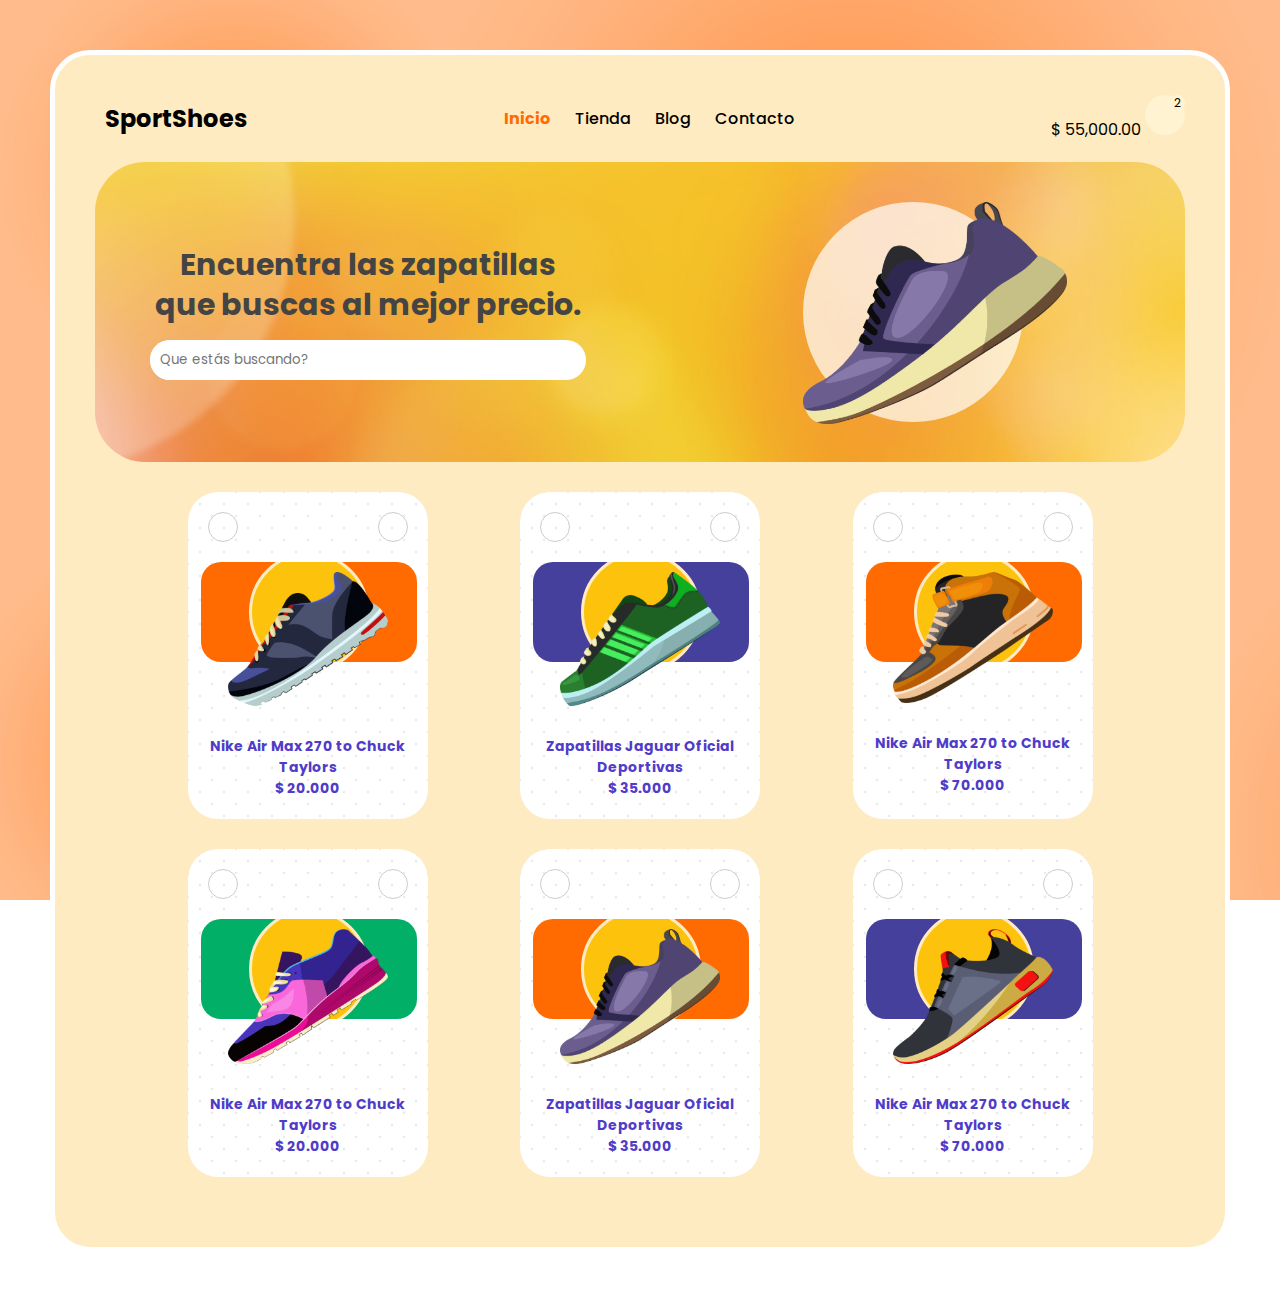
<file: index.html>
<!DOCTYPE html>
<html lang="es">
  <head>
    <meta charset="UTF-8" />
    <meta name="viewport" content="width=device-width, initial-scale=1.0" />
    <link
      rel="stylesheet"
      href="https://cdnjs.cloudflare.com/ajax/libs/font-awesome/6.4.2/css/all.min.css"
      integrity="sha512-z3gLpd7yknf1YoNbCzqRKc4qyor8gaKU1qmn+CShxbuBusANI9QpRohGBreCFkKxLhei6S9CQXFEbbKuqLg0DA=="
      crossorigin="anonymous"
      referrerpolicy="no-referrer"
    />
    <link rel="stylesheet" href="style.css" />
    <title>SoporShoes</title>
    <!-- Agregando JS -->
    <script src="script.js" defer></script>
  </head>
  <body>
    <!-- ENCABEZADO PRINCIPAL -->

    <div class="contenedor">
      <header>
        <div class="logo-titulo">
          <a href="index.html">
            <i class="fa-regular fa-circle-dot"></i>
            <h1>SportShoes</h1>
          </a>
        </div>

        <nav id="nav">
          <a href="index.html" class="selected">Inicio</a>
          <a href="tienda.html">Tienda</a>
          <a href="blog.html">Blog</a>
          <a href="contacto.html">Contacto</a>
          <!-- ICONO CERRAR MENU RESPONSIVE -->
          <span id="close-responsive">
            <i class="fa-solid fa-xmark"></i>
          </span>
        </nav>

        <!-- ICONO MENU RESPONSIVE -->
        <div class="nav-responsive">
          <i class="fa-solid fa-bars"></i>
        </div>

        <div class="carrito">
          <span class="total-compra">$ 55,000.00</span>
          <a href="carrito.html">
            <span class="icono-carrito">
              <i class="fa-solid fa-bag-shopping"></i>
              <div class="total-item-carrito">2</div>
            </span>
          </a>
        </div>
      </header>

      <!-- SECCIÓN INICIO  -->
      <section class="contenedor-seccion">
        <div class="fondo-seccion"></div>
        <section id="inicio" class="inicio">
          <div class="col">
            <h2 class="titulo-inicio">
              Encuentra las zapatillas <br />
              que buscas al mejor precio.
            </h2>
            <div class="buscador">
              <input type="text" placeholder="Que estás buscando?" />
              <span class="btn-buscar">
                <i class="fa-solid fa-magnifying-glass"></i>
              </span>
            </div>
          </div>

          <div class="col derecha">
            <div class="contenedor-img">
              <img src="images/shoes5.png" alt="" />
            </div>
          </div>
        </section>
      </section>

      <!-- PRODUCTOS -->
      <section id="productos" class="productos">
        <div class="fila">
          <div class="col fondo-dots">
            <header>
              <span class="like">
                <i class="fa-solid fa-thumbs-up"></i>
              </span>
              <span class="cart">
                <i class="fa-solid fa-bag-shopping"></i>
              </span>
            </header>
            <a href="producto1.html">
              <div class="contenido">
                <div class="fondo orange">
                  <div class="circulo"></div>
                </div>
                <img src="images/shoes1.png" alt="" />
                <h2>Nike Air Max 270 to Chuck Taylors</h2>
                <h2>$ 20.000</h2>
              </div>
            </a>
          </div>

          <div class="col fondo-dots">
            <header>
              <span class="like">
                <i class="fa-solid fa-thumbs-up"></i>
              </span>
              <span class="cart">
                <i class="fa-solid fa-bag-shopping"></i>
              </span>
            </header>
            <a href="producto2.html">
              <div class="contenido">
                <div class="fondo blue">
                  <div class="circulo"></div>
                </div>
                <img src="images/shoes2.png" alt="" />
                <h2>Zapatillas Jaguar Oficial Deportivas</h2>
                <h2>$ 35.000</h2>
              </div>
            </a>
          </div>

          <div class="col fondo-dots">
            <header>
              <span class="like">
                <i class="fa-solid fa-thumbs-up"></i>
              </span>
              <span class="cart">
                <i class="fa-solid fa-bag-shopping"></i>
              </span>
            </header>
            <a href="producto1.html">
              <div class="contenido">
                <div class="fondo orange">
                  <div class="circulo"></div>
                </div>
                <img src="images/shoes3.png" alt="" />
                <h2>Nike Air Max 270 to Chuck Taylors</h2>
                <h2>$ 70.000</h2>
              </div>
            </a>
          </div>
        </div>

        <div class="fila">
          <div class="col fondo-dots">
            <header>
              <span class="like">
                <i class="fa-solid fa-thumbs-up"></i>
              </span>
              <span class="cart">
                <i class="fa-solid fa-bag-shopping"></i>
              </span>
            </header>
            <a href="producto1.html">
              <div class="contenido">
                <div class="fondo green">
                  <div class="circulo"></div>
                </div>
                <img src="images/shoes4.png" alt="" />
                <h2>Nike Air Max 270 to Chuck Taylors</h2>
                <h2>$ 20.000</h2>
              </div>
            </a>
          </div>

          <div class="col fondo-dots">
            <header>
              <span class="like">
                <i class="fa-solid fa-thumbs-up"></i>
              </span>
              <span class="cart">
                <i class="fa-solid fa-bag-shopping"></i>
              </span>
            </header>
            <a href="producto2.html">
              <div class="contenido">
                <div class="fondo orange">
                  <div class="circulo"></div>
                </div>
                <img src="images/shoes5.png" alt="" />
                <h2>Zapatillas Jaguar Oficial Deportivas</h2>
                <h2>$ 35.000</h2>
              </div>
            </a>
          </div>

          <div class="col fondo-dots">
            <header>
              <span class="like">
                <i class="fa-solid fa-thumbs-up"></i>
              </span>
              <span class="cart">
                <i class="fa-solid fa-bag-shopping"></i>
              </span>
            </header>
            <a href="producto1.html">
              <div class="contenido">
                <div class="fondo blue">
                  <div class="circulo"></div>
                </div>
                <img src="images/shoes6.png" alt="" />
                <h2>Nike Air Max 270 to Chuck Taylors</h2>
                <h2>$ 70.000</h2>
              </div>
            </a>
          </div>
        </div>
      </section>
    </div>
  </body>
</html>
</file>
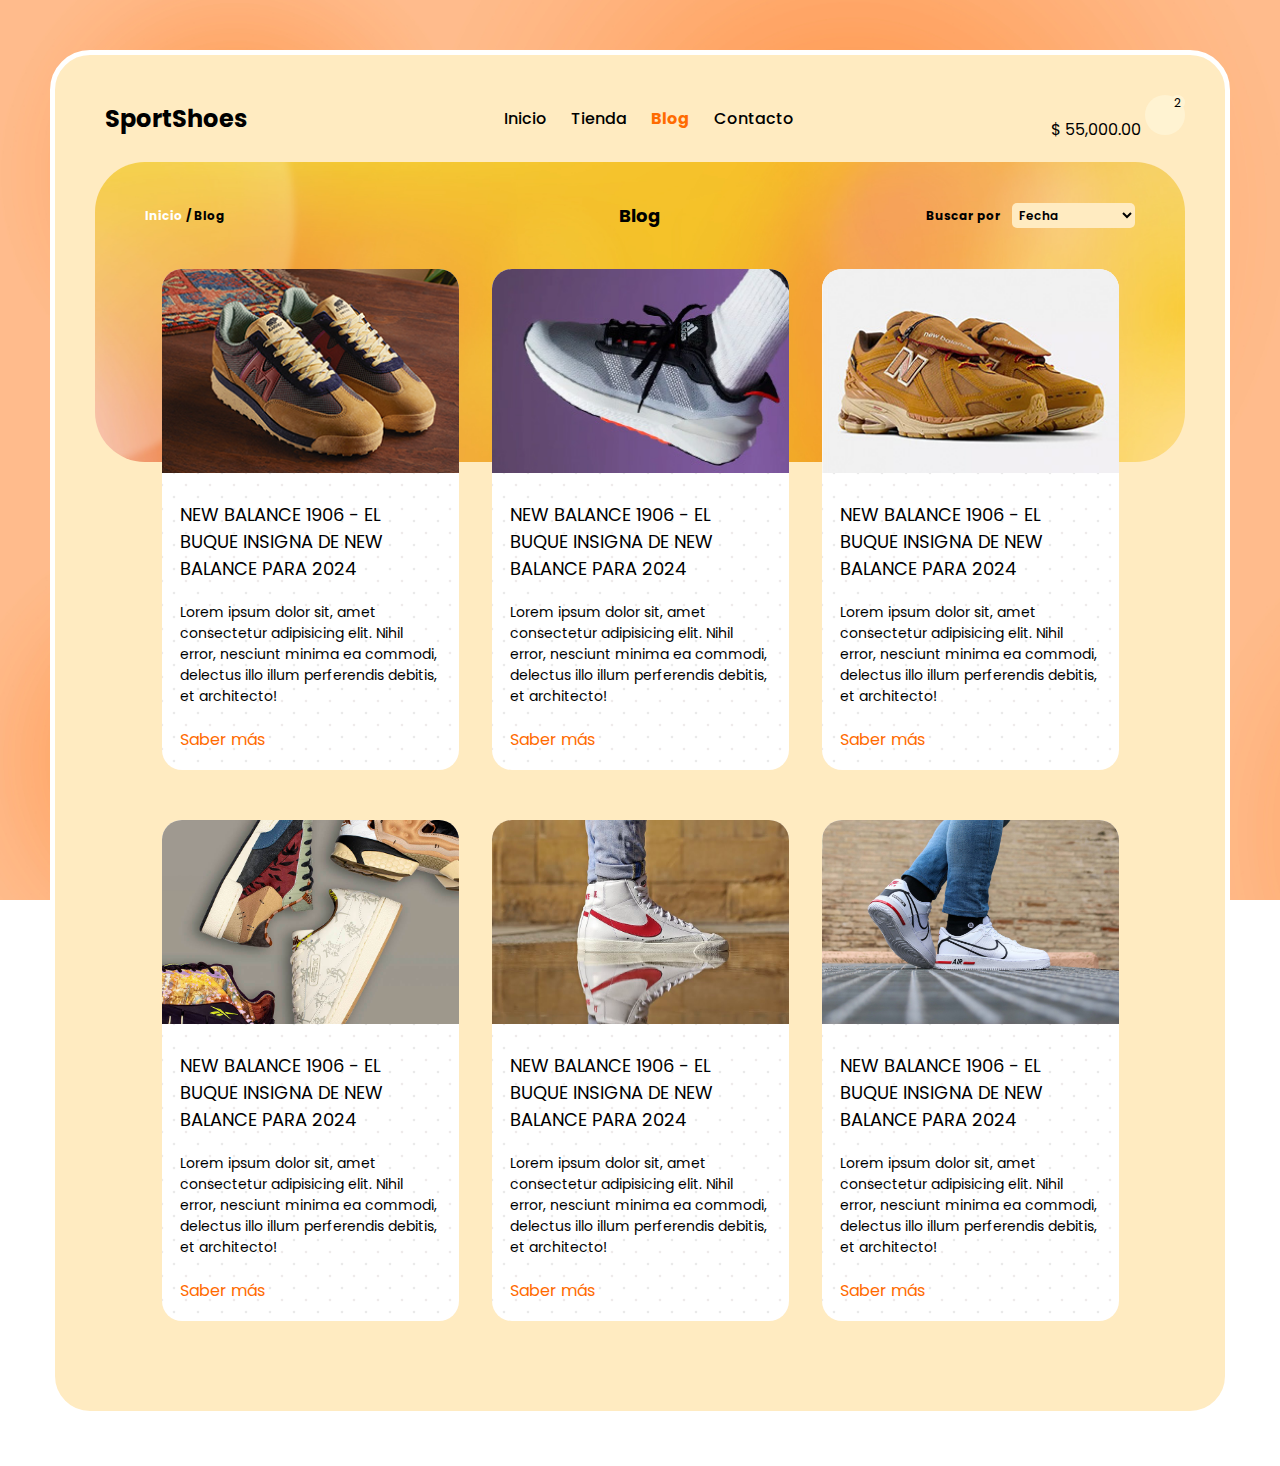
<file: blog.html>
<!DOCTYPE html>
<html lang="es">
  <head>
    <meta charset="UTF-8" />
    <meta name="viewport" content="width=device-width, initial-scale=1.0" />
    <link
      rel="stylesheet"
      href="https://cdnjs.cloudflare.com/ajax/libs/font-awesome/6.4.2/css/all.min.css"
      integrity="sha512-z3gLpd7yknf1YoNbCzqRKc4qyor8gaKU1qmn+CShxbuBusANI9QpRohGBreCFkKxLhei6S9CQXFEbbKuqLg0DA=="
      crossorigin="anonymous"
      referrerpolicy="no-referrer"
    />
    <link rel="stylesheet" href="style.css" />
    <title>SoporShoes</title>
    <!-- Agregando JS -->
    <script src="script.js" defer></script>
  </head>
  <body>
    <!-- ENCABEZADO PRINCIPAL -->

    <div class="contenedor">
      <header>
        <div class="logo-titulo">
          <a href="index.html">
            <i class="fa-regular fa-circle-dot"></i>
            <h1>SportShoes</h1>
          </a>
        </div>

        <nav id="nav">
          <a href="index.html">Inicio</a>
          <a href="tienda.html">Tienda</a>
          <a href="blog.html" class="selected">Blog</a>
          <a href="contacto.html">Contacto</a>
          <!-- ICONO CERRAR MENU RESPONSIVE -->
          <span id="close-responsive">
            <i class="fa-solid fa-xmark"></i>
          </span>
        </nav>

        <!-- ICONO MENU RESPONSIVE -->
        <div class="nav-responsive">
          <i class="fa-solid fa-bars"></i>
        </div>

        <div class="carrito">
          <span class="total-compra">$ 55,000.00</span>
          <a href="carrito.html">
            <span class="icono-carrito">
              <i class="fa-solid fa-bag-shopping"></i>
              <div class="total-item-carrito">2</div>
            </span>
          </a>
        </div>
      </header>

      <div class="contenedor-seccion">
        <div class="fondo-seccion"></div>

        <div class="header-seccion">
          <div class="col">
            <strong><span class="link-blanco">Inicio</span> / Blog</strong>
          </div>
          <div class="centro">
            <h2>Blog</h2>
          </div>
          <div class="col busqueda">
            <strong>Buscar por</strong>
            <select name="" id="">
              <option value="">Fecha</option>
              <option value="">Mas leidos</option>
              <option value="">Mas populares</option>
            </select>
          </div>
        </div>
      </div>

      <!-- SECCIÓN BLOG -->

      <section id="blog" class="blog">
        <div class="fila">
          <div class="col fondo-dots">
            <div class="contenedor-img-metadatos">
              <img src="images/blog1.png" alt="" />
              <div class="metadatos">
                <span class="like">
                  <i class="fa-solid fa-thumbs-up"></i>
                  800
                </span>
                <span class="like">
                  <i class="fa-solid fa-eye"></i>
                  1,200
                </span>
                <span class="cart">
                  <i class="fa-solid fa-calendar-days"></i>
                  3/12/2024
                </span>
              </div>
            </div>

            <div class="contenido">
              <h2>
                NEW BALANCE 1906 - EL BUQUE INSIGNA DE NEW BALANCE PARA 2024
              </h2>
              <p>
                Lorem ipsum dolor sit, amet consectetur adipisicing elit. Nihil
                error, nesciunt minima ea commodi, delectus illo illum
                perferendis debitis, et architecto!
              </p>
              <a href="#" class="btn-blog">Saber más</a>
            </div>
          </div>

          <div class="col fondo-dots">
            <div class="contenedor-img-metadatos">
              <img src="images/blog2.jpeg" alt="" />
              <div class="metadatos">
                <span class="like">
                  <i class="fa-solid fa-thumbs-up"></i>
                  800
                </span>
                <span class="like">
                  <i class="fa-solid fa-eye"></i>
                  1,200
                </span>
                <span class="cart">
                  <i class="fa-solid fa-calendar-days"></i>
                  3/12/2024
                </span>
              </div>
            </div>

            <div class="contenido">
              <h2>
                NEW BALANCE 1906 - EL BUQUE INSIGNA DE NEW BALANCE PARA 2024
              </h2>
              <p>
                Lorem ipsum dolor sit, amet consectetur adipisicing elit. Nihil
                error, nesciunt minima ea commodi, delectus illo illum
                perferendis debitis, et architecto!
              </p>
              <a href="#" class="btn-blog">Saber más</a>
            </div>
          </div>

          <div class="col fondo-dots">
            <div class="contenedor-img-metadatos">
              <img src="images/blog3.jpeg" alt="" />
              <div class="metadatos">
                <span class="like">
                  <i class="fa-solid fa-thumbs-up"></i>
                  800
                </span>
                <span class="like">
                  <i class="fa-solid fa-eye"></i>
                  1,200
                </span>
                <span class="cart">
                  <i class="fa-solid fa-calendar-days"></i>
                  3/12/2024
                </span>
              </div>
            </div>

            <div class="contenido">
              <h2>
                NEW BALANCE 1906 - EL BUQUE INSIGNA DE NEW BALANCE PARA 2024
              </h2>
              <p>
                Lorem ipsum dolor sit, amet consectetur adipisicing elit. Nihil
                error, nesciunt minima ea commodi, delectus illo illum
                perferendis debitis, et architecto!
              </p>
              <a href="#" class="btn-blog">Saber más</a>
            </div>
          </div>
        </div>

        <div class="fila">
          <div class="col fondo-dots">
            <div class="contenedor-img-metadatos">
              <img src="images/blog4.png" alt="" />
              <div class="metadatos">
                <span class="like">
                  <i class="fa-solid fa-thumbs-up"></i>
                  800
                </span>
                <span class="like">
                  <i class="fa-solid fa-eye"></i>
                  1,200
                </span>
                <span class="cart">
                  <i class="fa-solid fa-calendar-days"></i>
                  3/12/2024
                </span>
              </div>
            </div>

            <div class="contenido">
              <h2>
                NEW BALANCE 1906 - EL BUQUE INSIGNA DE NEW BALANCE PARA 2024
              </h2>
              <p>
                Lorem ipsum dolor sit, amet consectetur adipisicing elit. Nihil
                error, nesciunt minima ea commodi, delectus illo illum
                perferendis debitis, et architecto!
              </p>
              <a href="#" class="btn-blog">Saber más</a>
            </div>
          </div>

          <div class="col fondo-dots">
            <div class="contenedor-img-metadatos">
              <img src="images/blog5.png" alt="" />
              <div class="metadatos">
                <span class="like">
                  <i class="fa-solid fa-thumbs-up"></i>
                  800
                </span>
                <span class="like">
                  <i class="fa-solid fa-eye"></i>
                  1,200
                </span>
                <span class="cart">
                  <i class="fa-solid fa-calendar-days"></i>
                  3/12/2024
                </span>
              </div>
            </div>

            <div class="contenido">
              <h2>
                NEW BALANCE 1906 - EL BUQUE INSIGNA DE NEW BALANCE PARA 2024
              </h2>
              <p>
                Lorem ipsum dolor sit, amet consectetur adipisicing elit. Nihil
                error, nesciunt minima ea commodi, delectus illo illum
                perferendis debitis, et architecto!
              </p>
              <a href="#" class="btn-blog">Saber más</a>
            </div>
          </div>

          <div class="col fondo-dots">
            <div class="contenedor-img-metadatos">
              <img src="images/blog6.png" alt="" />
              <div class="metadatos">
                <span class="like">
                  <i class="fa-solid fa-thumbs-up"></i>
                  800
                </span>
                <span class="like">
                  <i class="fa-solid fa-eye"></i>
                  1,200
                </span>
                <span class="cart">
                  <i class="fa-solid fa-calendar-days"></i>
                  3/12/2024
                </span>
              </div>
            </div>

            <div class="contenido">
              <h2>
                NEW BALANCE 1906 - EL BUQUE INSIGNA DE NEW BALANCE PARA 2024
              </h2>
              <p>
                Lorem ipsum dolor sit, amet consectetur adipisicing elit. Nihil
                error, nesciunt minima ea commodi, delectus illo illum
                perferendis debitis, et architecto!
              </p>
              <a href="#" class="btn-blog">Saber más</a>
            </div>
          </div>
        </div>
      </section>
    </div>
  </body>
</html>
</file>
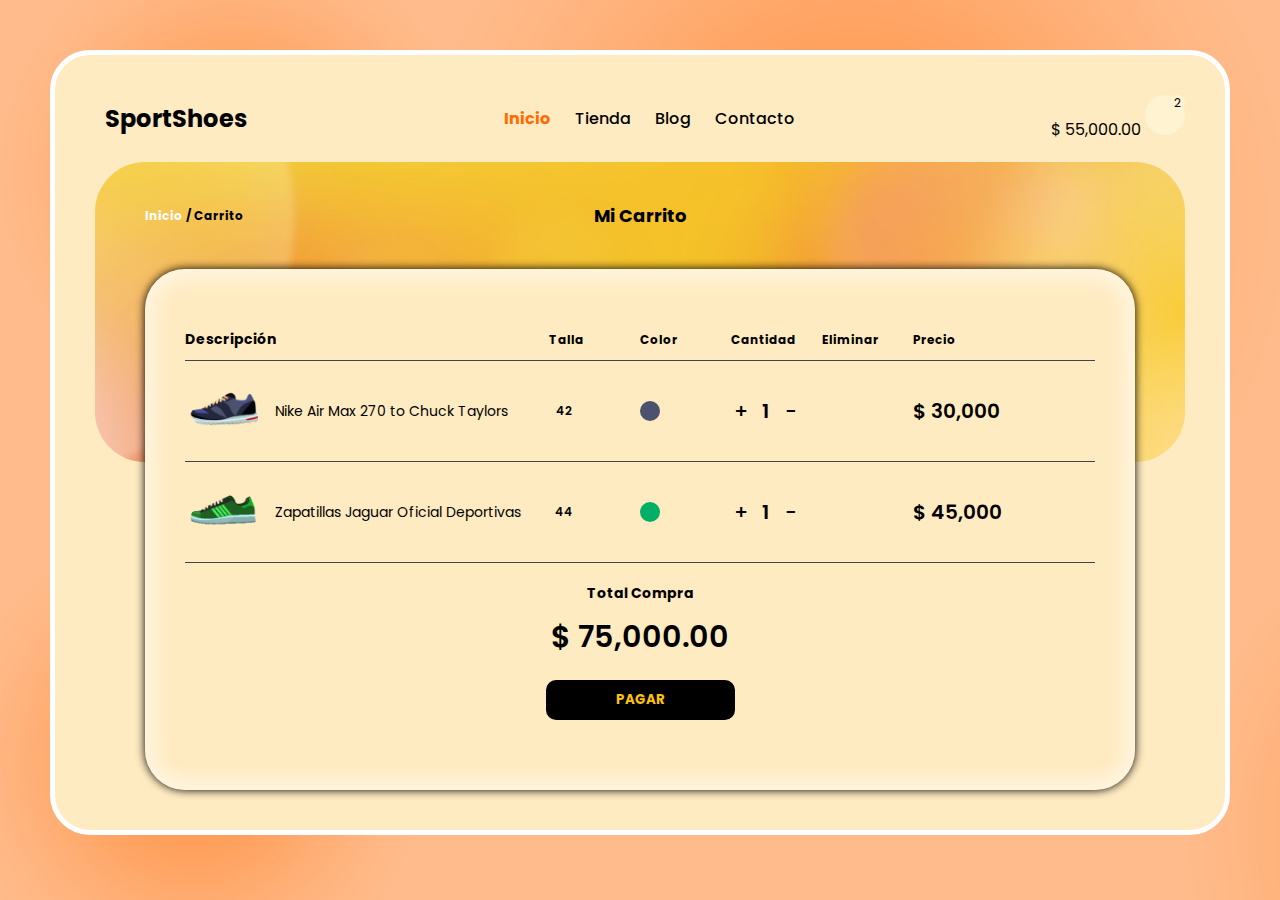
<file: carrito.html>
<!DOCTYPE html>
<html lang="es">
  <head>
    <meta charset="UTF-8" />
    <meta name="viewport" content="width=device-width, initial-scale=1.0" />
    <link
      rel="stylesheet"
      href="https://cdnjs.cloudflare.com/ajax/libs/font-awesome/6.4.2/css/all.min.css"
      integrity="sha512-z3gLpd7yknf1YoNbCzqRKc4qyor8gaKU1qmn+CShxbuBusANI9QpRohGBreCFkKxLhei6S9CQXFEbbKuqLg0DA=="
      crossorigin="anonymous"
      referrerpolicy="no-referrer"
    />
    <link rel="stylesheet" href="style.css" />
    <title>SoporShoes</title>
    <!-- Agregando JS -->
    <script src="script.js" defer></script>
  </head>
  <body>
    <!-- ENCABEZADO PRINCIPAL -->

    <div class="contenedor">
      <header>
        <div class="logo-titulo">
          <a href="index.html">
            <i class="fa-regular fa-circle-dot"></i>
            <h1>SportShoes</h1>
          </a>
        </div>

        <nav id="nav">
          <a href="index.html" class="selected">Inicio</a>
          <a href="tienda.html">Tienda</a>
          <a href="blog.html">Blog</a>
          <a href="contacto.html">Contacto</a>
          <!-- ICONO CERRAR MENU RESPONSIVE -->
          <span id="close-responsive">
            <i class="fa-solid fa-xmark"></i>
          </span>
        </nav>

        <!-- ICONO MENU RESPONSIVE -->
        <div class="nav-responsive">
          <i class="fa-solid fa-bars"></i>
        </div>

        <div class="carrito">
          <span class="total-compra">$ 55,000.00</span>
          <a href="carrito.html">
            <span class="icono-carrito">
              <i class="fa-solid fa-bag-shopping"></i>
              <div class="total-item-carrito">2</div>
            </span>
          </a>
        </div>
      </header>

      <!-- SECCIÓN CARRITO  -->
      <section class="contenedor-seccion">
        <div class="fondo-seccion"></div>

        <div class="header-seccion">
          <div class="col">
            <strong><span class="link-blanco">Inicio</span> / Carrito</strong>
          </div>
          <div class="centro">
            <h2>Mi Carrito</h2>
          </div>
          <div class="col busqueda"></div>
        </div>

        <!-- SECCIÓN CARRITO -->
        <section class="mi-carrito">
          <div class="productos-carrito">
            <div class="fila">
              <div class="col descripcion">
                <strong>Descripción</strong>
              </div>

              <div class="col talla">
                <strong>Talla</strong>
              </div>

              <div class="col color">
                <strong>Color</strong>
              </div>

              <div class="col cantidad">
                <strong>Cantidad</strong>
              </div>

              <div class="col eliminar">
                <strong>Eliminar</strong>
              </div>

              <div class="col precio">
                <strong>Precio</strong>
              </div>
            </div>
            <div class="fila">
              <div class="col descripcion">
                <img src="images/mini-shoes2.png" alt="" />
                <span>Nike Air Max 270 to Chuck Taylors</span>
              </div>

              <div class="col talla">
                <span>42</span>
              </div>

              <div class="col color c1">
                <span></span>
              </div>

              <div class="col cantidad">
                <button>&plus;</button>
                <span class="total-cantidad">1</span>
                <button>&minus;</button>
              </div>

              <div class="col eliminar">
                <span><i class="fa-solid fa-xmark"></i></span>
              </div>

              <div class="col precio">
                <span>$ 30,000</span>
              </div>
            </div>
            <div class="fila">
              <div class="col descripcion">
                <img src="images/mini-shoes5.png" alt="" />
                <span>Zapatillas Jaguar Oficial Deportivas</span>
              </div>

              <div class="col talla">
                <span>44</span>
              </div>

              <div class="col color c2">
                <span></span>
              </div>

              <div class="col cantidad">
                <button>&plus;</button>
                <span class="total-cantidad">1</span>
                <button>&minus;</button>
              </div>

              <div class="col eliminar">
                <span><i class="fa-solid fa-xmark"></i></span>
              </div>

              <div class="col precio">
                <span>$ 45,000</span>
              </div>
            </div>
            <div class="finalizar-compra">
              <h3>Total Compra</h3>
              <div class="monto">$ 75,000.00</div>
              <button class="btn-pagar">Pagar</button>
            </div>
          </div>
        </section>
      </section>
    </div>
  </body>
</html>
</file>
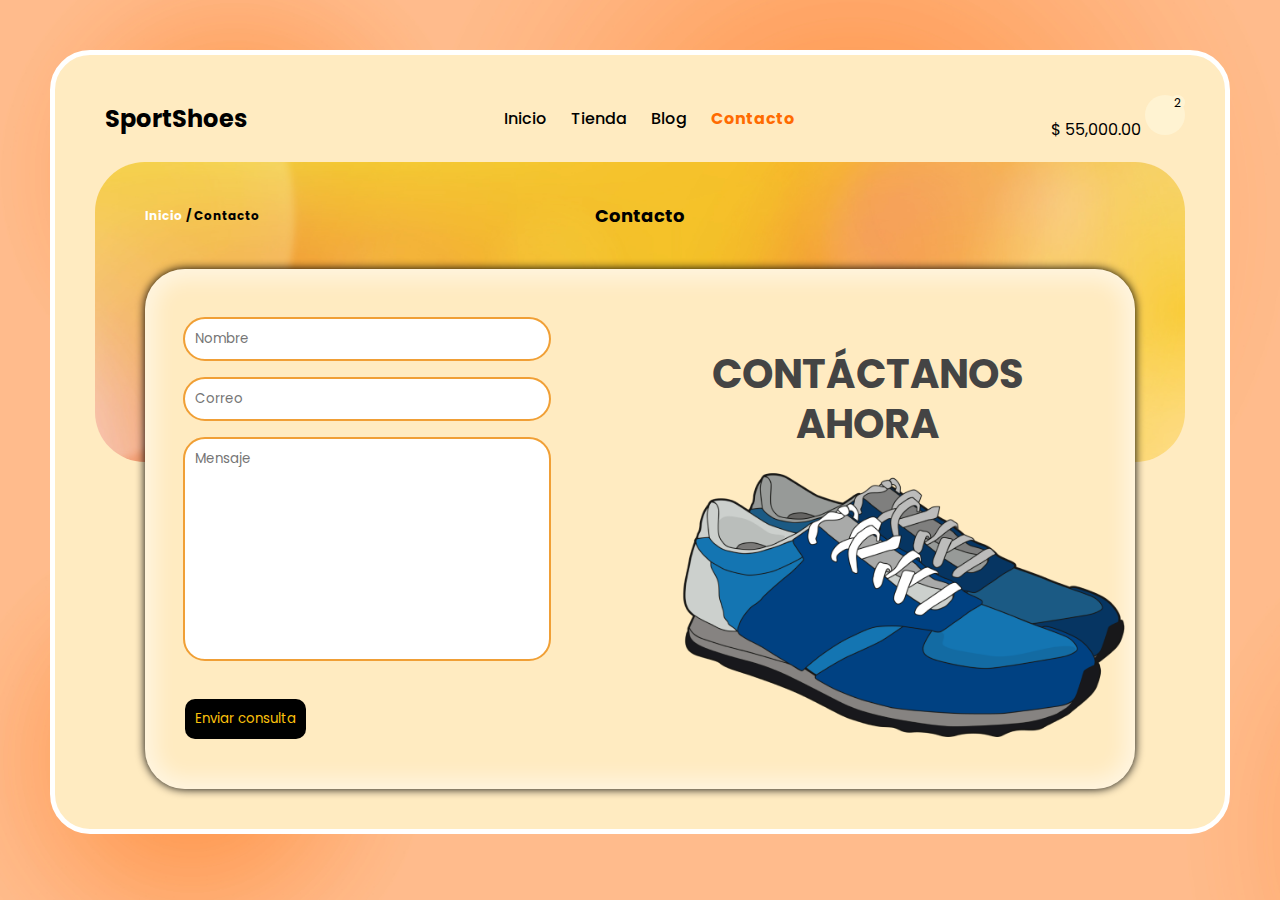
<file: contacto.html>
<!DOCTYPE html>
<html lang="es">
  <head>
    <meta charset="UTF-8" />
    <meta name="viewport" content="width=device-width, initial-scale=1.0" />
    <link
      rel="stylesheet"
      href="https://cdnjs.cloudflare.com/ajax/libs/font-awesome/6.4.2/css/all.min.css"
      integrity="sha512-z3gLpd7yknf1YoNbCzqRKc4qyor8gaKU1qmn+CShxbuBusANI9QpRohGBreCFkKxLhei6S9CQXFEbbKuqLg0DA=="
      crossorigin="anonymous"
      referrerpolicy="no-referrer"
    />
    <link rel="stylesheet" href="style.css" />
    <title>SoporShoes</title>
    <!-- Agregando JS -->
    <script src="script.js" defer></script>
  </head>
  <body>
    <!-- ENCABEZADO PRINCIPAL -->

    <div class="contenedor">
      <header>
        <div class="logo-titulo">
          <a href="index.html">
            <i class="fa-regular fa-circle-dot"></i>
            <h1>SportShoes</h1>
          </a>
        </div>

        <nav id="nav">
          <a href="index.html">Inicio</a>
          <a href="tienda.html">Tienda</a>
          <a href="blog.html">Blog</a>
          <a href="contacto.html" class="selected">Contacto</a>
          <!-- ICONO CERRAR MENU RESPONSIVE -->
          <span id="close-responsive">
            <i class="fa-solid fa-xmark"></i>
          </span>
        </nav>

        <!-- ICONO MENU RESPONSIVE -->
        <div class="nav-responsive">
          <i class="fa-solid fa-bars"></i>
        </div>

        <div class="carrito">
          <span class="total-compra">$ 55,000.00</span>
          <a href="carrito.html">
            <span class="icono-carrito">
              <i class="fa-solid fa-bag-shopping"></i>
              <div class="total-item-carrito">2</div>
            </span>
          </a>
        </div>
      </header>

      <!-- SECCIÓN INICIO  -->
      <section class="contenedor-seccion">
        <div class="fondo-seccion"></div>

        <div class="header-seccion">
          <div class="col">
            <strong><span class="link-blanco">Inicio</span> / Contacto</strong>
          </div>
          <div class="centro">
            <h2>Contacto</h2>
          </div>
          <div class="col busqueda">
            <strong></strong>
          </div>
        </div>

        <!-- SECCIÓN PARA CONTACTO -->
        <section class="contacto">
          <div class="fila">
            <div class="col">
              <form action="">
                <input type="text" placeholder="Nombre" />
                <input type="text" placeholder="Correo" />
                <textarea cols="30" rows="10" placeholder="Mensaje"></textarea>
                <button class="btn-contacto">Enviar consulta</button>
              </form>
            </div>

            <div class="col derecha">
              <h2>CONTÁCTANOS <br />AHORA</h2>
              <img src="images/contacto.png" alt="" />
            </div>
          </div>
        </section>
      </section>
    </div>
  </body>
</html>
</file>
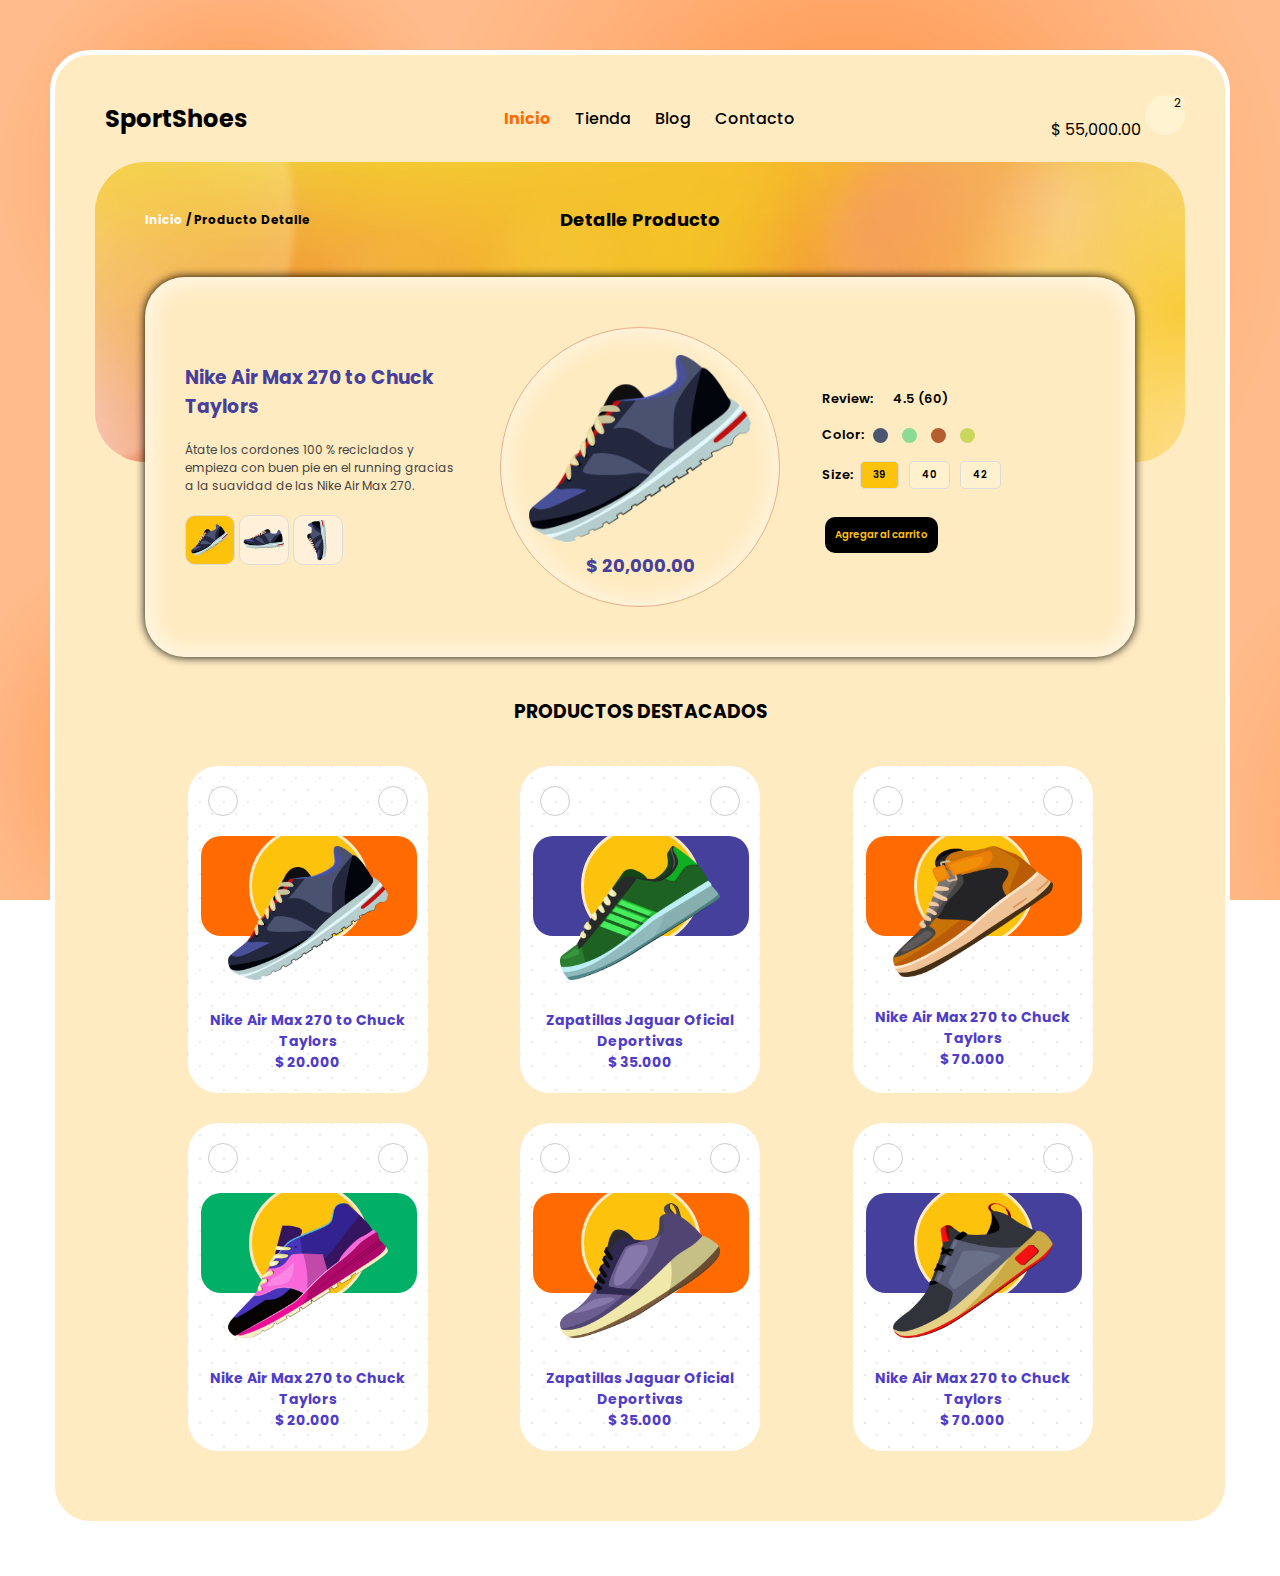
<file: producto1.html>
<!DOCTYPE html>
<html lang="es">
  <head>
    <meta charset="UTF-8" />
    <meta name="viewport" content="width=device-width, initial-scale=1.0" />
    <link
      rel="stylesheet"
      href="https://cdnjs.cloudflare.com/ajax/libs/font-awesome/6.4.2/css/all.min.css"
      integrity="sha512-z3gLpd7yknf1YoNbCzqRKc4qyor8gaKU1qmn+CShxbuBusANI9QpRohGBreCFkKxLhei6S9CQXFEbbKuqLg0DA=="
      crossorigin="anonymous"
      referrerpolicy="no-referrer"
    />
    <link rel="stylesheet" href="style.css" />
    <title>SoporShoes</title>

    <script src="script.js" defer></script>
  </head>
  <body>
    <!-- ENCABEZADO PRINCIPAL -->

    <div class="contenedor">
      <header>
        <div class="logo-titulo">
          <a href="index.html">
            <i class="fa-regular fa-circle-dot"></i>
            <h1>SportShoes</h1>
          </a>
        </div>

        <nav id="nav">
          <a href="index.html" class="selected">Inicio</a>
          <a href="tienda.html">Tienda</a>
          <a href="blog.html">Blog</a>
          <a href="contacto.html">Contacto</a>
          <!-- ICONO CERRAR MENU RESPONSIVE -->
          <span id="close-responsive">
            <i class="fa-solid fa-xmark"></i>
          </span>
        </nav>

        <!-- ICONO MENU RESPONSIVE -->
        <div class="nav-responsive">
          <i class="fa-solid fa-bars"></i>
        </div>

        <div class="carrito">
          <span class="total-compra">$ 55,000.00</span>
          <a href="carrito.html">
            <span class="icono-carrito">
              <i class="fa-solid fa-bag-shopping"></i>
              <div class="total-item-carrito">2</div>
            </span>
          </a>
        </div>
      </header>

      <!-- SECCIÓN DETALLE PRODUCTO  -->
      <section class="contenedor-seccion">
        <div class="fondo-seccion"></div>

        <div class="header-seccion">
          <div class="col">
            <strong
              ><span class="link-blanco">Inicio</span> / Producto
              Detalle</strong
            >
          </div>
          <div class="centro">
            <h2>Detalle Producto</h2>
          </div>
          <div class="col busqueda">
            <a href="producto2.html">
              <i class="fa-solid fa-arrow-right"></i>
            </a>
          </div>
        </div>

        <!-- SECCIÓN DETALLE PRODUCTO -->
        <div class="detalle-producto">
          <div class="fila">
            <div class="col izquierda">
              <h3>Nike Air Max 270 to Chuck Taylors</h3>
              <p>
                Átate los cordones 100 % reciclados y empieza con buen pie en el
                running gracias a la suavidad de las Nike Air Max 270.
              </p>

              <div class="miniaturas">
                <img
                  src="images/mini-shoes1.png"
                  alt=""
                  class="mini-selected"
                  onclick="setMini('0')"
                />
                <img
                  src="images/mini-shoes2.png"
                  alt=""
                  onclick="setMini('1')"
                />
                <img
                  src="images/mini-shoes3.png"
                  alt=""
                  onclick="setMini('2')"
                />
              </div>
            </div>

            <div class="col centro">
              <div class="img-producto" id="img-producto">
                <img src="images/shoes1.png" alt="" id="imgProducto" />
                <h3 class="precio-producto">$ 20,000.00</h3>
              </div>
            </div>
            <div class="col derecha">
              <div class="info-detalle">
                Review:
                <i class="fa-solid fa-star"></i>
                <i class="fa-solid fa-star"></i>
                <i class="fa-solid fa-star"></i>
                <i class="fa-solid fa-star"></i>
                4.5 (60)
              </div>
              <div class="info-detalle">
                Color:
                <input type="radio" name="color" class="color1" />
                <input type="radio" name="color" class="color2" />
                <input type="radio" name="color" class="color3" />
                <input type="radio" name="color" class="color4" />
              </div>

              <div class="info-detalle">
                Size:
                <button class="size-selected" onclick="setSize('0')">39</button>
                <button onclick="setSize('1')">40</button>
                <button onclick="setSize('2')">42</button>
              </div>

              <button class="btn-agregar-carrito">Agregar al carrito</button>
            </div>
          </div>
        </div>

        <h3 class="subtitulo">Productos Destacados</h3>

        <!-- PRODUCTOS -->
        <section id="productos" class="productos">
          <div class="fila">
            <div class="col fondo-dots">
              <header>
                <span class="like">
                  <i class="fa-solid fa-thumbs-up"></i>
                </span>
                <span class="cart">
                  <i class="fa-solid fa-bag-shopping"></i>
                </span>
              </header>
              <a href="producto1.html">
                <div class="contenido">
                  <div class="fondo orange">
                    <div class="circulo"></div>
                  </div>
                  <img src="images/shoes1.png" alt="" />
                  <h2>Nike Air Max 270 to Chuck Taylors</h2>
                  <h2>$ 20.000</h2>
                </div>
              </a>
            </div>

            <div class="col fondo-dots">
              <header>
                <span class="like">
                  <i class="fa-solid fa-thumbs-up"></i>
                </span>
                <span class="cart">
                  <i class="fa-solid fa-bag-shopping"></i>
                </span>
              </header>
              <a href="producto2.html">
                <div class="contenido">
                  <div class="fondo blue">
                    <div class="circulo"></div>
                  </div>
                  <img src="images/shoes2.png" alt="" />
                  <h2>Zapatillas Jaguar Oficial Deportivas</h2>
                  <h2>$ 35.000</h2>
                </div>
              </a>
            </div>

            <div class="col fondo-dots">
              <header>
                <span class="like">
                  <i class="fa-solid fa-thumbs-up"></i>
                </span>
                <span class="cart">
                  <i class="fa-solid fa-bag-shopping"></i>
                </span>
              </header>
              <a href="producto1.html">
                <div class="contenido">
                  <div class="fondo orange">
                    <div class="circulo"></div>
                  </div>
                  <img src="images/shoes3.png" alt="" />
                  <h2>Nike Air Max 270 to Chuck Taylors</h2>
                  <h2>$ 70.000</h2>
                </div>
              </a>
            </div>
          </div>

          <div class="fila">
            <div class="col fondo-dots">
              <header>
                <span class="like">
                  <i class="fa-solid fa-thumbs-up"></i>
                </span>
                <span class="cart">
                  <i class="fa-solid fa-bag-shopping"></i>
                </span>
              </header>
              <a href="producto1.html">
                <div class="contenido">
                  <div class="fondo green">
                    <div class="circulo"></div>
                  </div>
                  <img src="images/shoes4.png" alt="" />
                  <h2>Nike Air Max 270 to Chuck Taylors</h2>
                  <h2>$ 20.000</h2>
                </div>
              </a>
            </div>

            <div class="col fondo-dots">
              <header>
                <span class="like">
                  <i class="fa-solid fa-thumbs-up"></i>
                </span>
                <span class="cart">
                  <i class="fa-solid fa-bag-shopping"></i>
                </span>
              </header>
              <a href="producto2.html">
                <div class="contenido">
                  <div class="fondo orange">
                    <div class="circulo"></div>
                  </div>
                  <img src="images/shoes5.png" alt="" />
                  <h2>Zapatillas Jaguar Oficial Deportivas</h2>
                  <h2>$ 35.000</h2>
                </div>
              </a>
            </div>

            <div class="col fondo-dots">
              <header>
                <span class="like">
                  <i class="fa-solid fa-thumbs-up"></i>
                </span>
                <span class="cart">
                  <i class="fa-solid fa-bag-shopping"></i>
                </span>
              </header>
              <a href="producto1.html">
                <div class="contenido">
                  <div class="fondo blue">
                    <div class="circulo"></div>
                  </div>
                  <img src="images/shoes6.png" alt="" />
                  <h2>Nike Air Max 270 to Chuck Taylors</h2>
                  <h2>$ 70.000</h2>
                </div>
              </a>
            </div>
          </div>
        </section>
      </section>
    </div>
  </body>
</html>
</file>
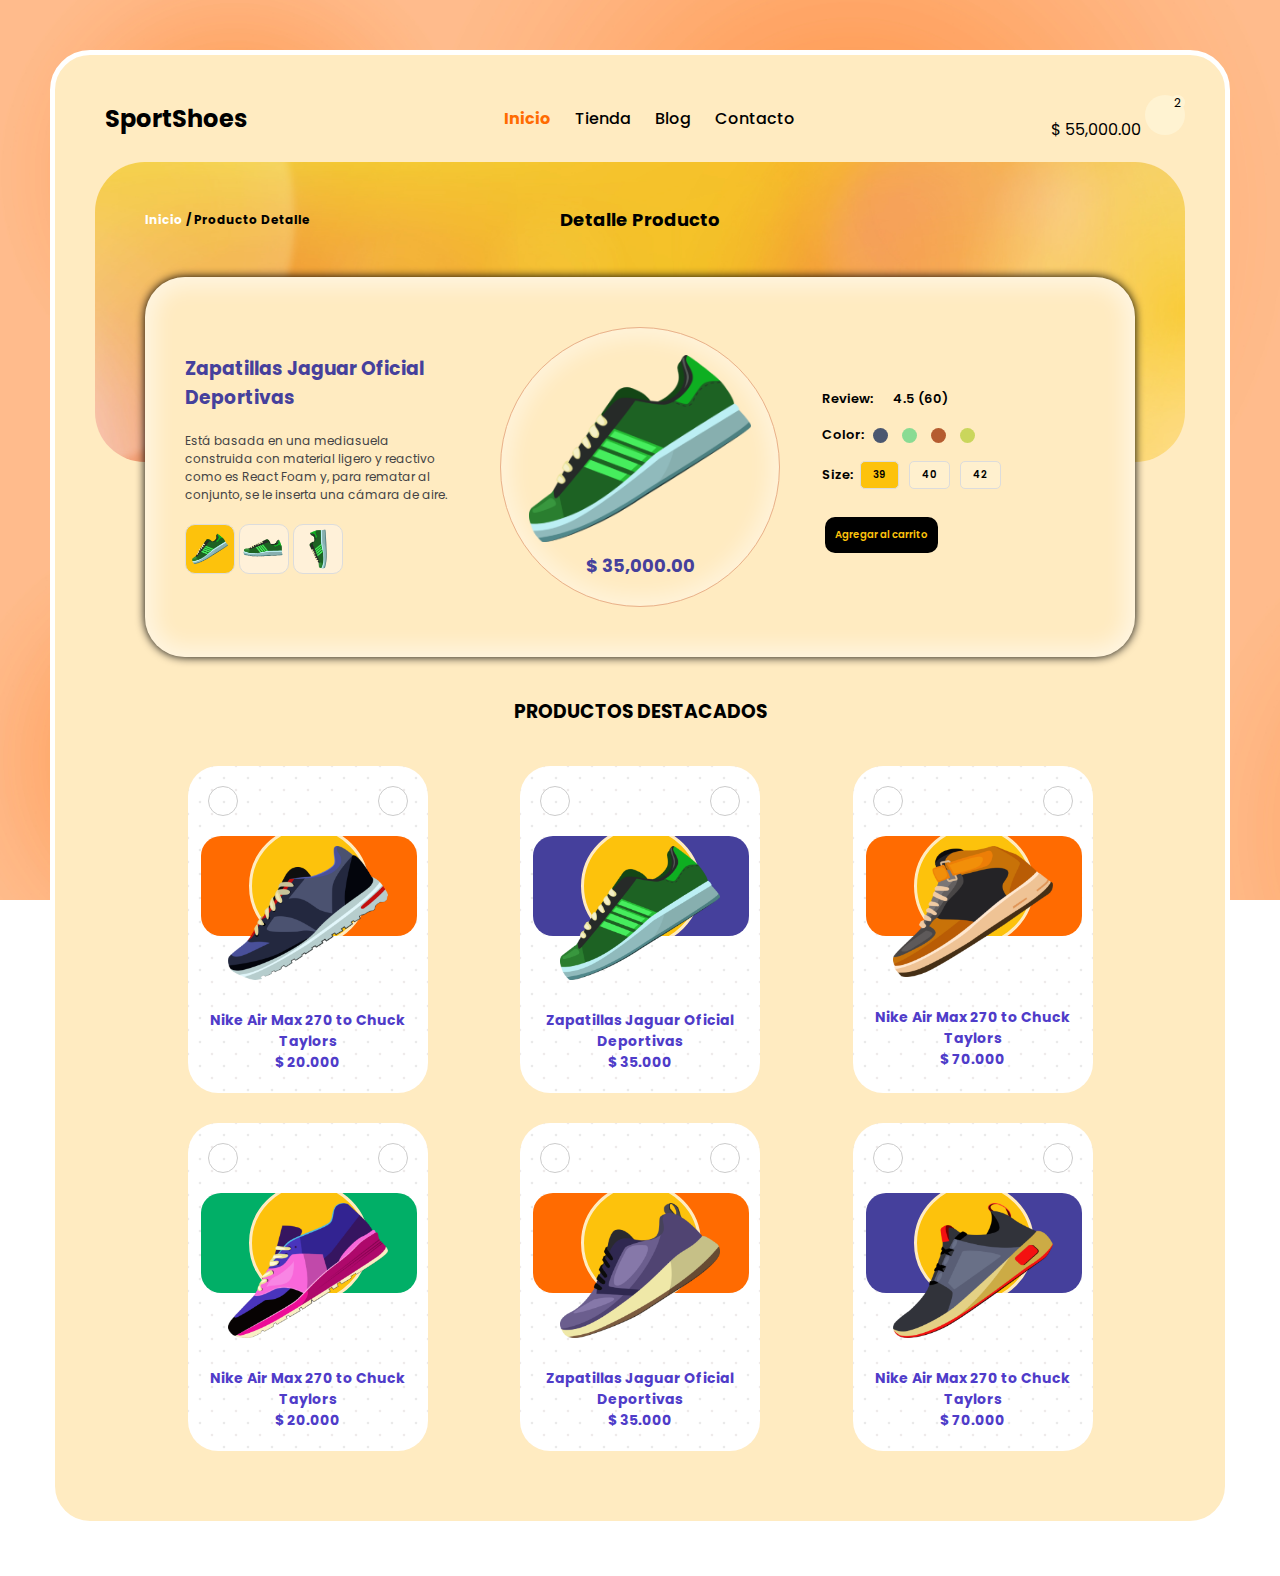
<file: producto2.html>
<!DOCTYPE html>
<html lang="es">
  <head>
    <meta charset="UTF-8" />
    <meta name="viewport" content="width=device-width, initial-scale=1.0" />
    <link
      rel="stylesheet"
      href="https://cdnjs.cloudflare.com/ajax/libs/font-awesome/6.4.2/css/all.min.css"
      integrity="sha512-z3gLpd7yknf1YoNbCzqRKc4qyor8gaKU1qmn+CShxbuBusANI9QpRohGBreCFkKxLhei6S9CQXFEbbKuqLg0DA=="
      crossorigin="anonymous"
      referrerpolicy="no-referrer"
    />
    <link rel="stylesheet" href="style.css" />
    <title>SoporShoes</title>

    <!-- Agregando JS -->
    <script src="script.js" defer></script>
  </head>
  <body>
    <!-- ENCABEZADO PRINCIPAL -->

    <div class="contenedor">
      <header>
        <div class="logo-titulo">
          <a href="index.html">
            <i class="fa-regular fa-circle-dot"></i>
            <h1>SportShoes</h1>
          </a>
        </div>

        <nav id="nav">
          <a href="index.html" class="selected">Inicio</a>
          <a href="tienda.html">Tienda</a>
          <a href="blog.html">Blog</a>
          <a href="contacto.html">Contacto</a>
          <!-- ICONO CERRAR MENU RESPONSIVE -->
          <span id="close-responsive">
            <i class="fa-solid fa-xmark"></i>
          </span>
        </nav>

        <!-- ICONO MENU RESPONSIVE -->
        <div class="nav-responsive">
          <i class="fa-solid fa-bars"></i>
        </div>

        <div class="carrito">
          <span class="total-compra">$ 55,000.00</span>
          <a href="carrito.html">
            <span class="icono-carrito">
              <i class="fa-solid fa-bag-shopping"></i>
              <div class="total-item-carrito">2</div>
            </span>
          </a>
        </div>
      </header>

      <!-- SECCIÓN DETALLE PRODUCTO  -->
      <section class="contenedor-seccion">
        <div class="fondo-seccion"></div>

        <div class="header-seccion">
          <div class="col">
            <strong
              ><span class="link-blanco">Inicio</span> / Producto
              Detalle</strong
            >
          </div>
          <div class="centro">
            <h2>Detalle Producto</h2>
          </div>
          <div class="col busqueda">
            <a href="producto1.html">
              <i class="fa-solid fa-arrow-left"></i>
            </a>
            <a href="producto1.html">
              <i class="fa-solid fa-arrow-right"></i>
            </a>
          </div>
        </div>

        <!-- SECCIÓN DETALLE PRODUCTO -->
        <div class="detalle-producto">
          <div class="fila">
            <div class="col izquierda">
              <h3>Zapatillas Jaguar Oficial Deportivas</h3>
              <p>
                Está basada en una mediasuela construida con material ligero y
                reactivo como es React Foam y, para rematar al conjunto, se le
                inserta una cámara de aire.
              </p>

              <div class="miniaturas">
                <img
                  src="images/mini-shoes4.png"
                  alt=""
                  class="mini-selected"
                  onclick="setMini('0')"
                />
                <img
                  src="images/mini-shoes5.png"
                  alt=""
                  onclick="setMini('1')"
                />
                <img
                  src="images/mini-shoes6.png"
                  alt=""
                  onclick="setMini('2')"
                />
              </div>
            </div>

            <div class="col centro">
              <div class="img-producto" id="img-producto">
                <img src="images/shoes2.png" alt="" id="imgProducto" />
                <h3 class="precio-producto">$ 35,000.00</h3>
              </div>
            </div>
            <div class="col derecha">
              <div class="info-detalle">
                Review:
                <i class="fa-solid fa-star"></i>
                <i class="fa-solid fa-star"></i>
                <i class="fa-solid fa-star"></i>
                <i class="fa-solid fa-star"></i>
                4.5 (60)
              </div>
              <div class="info-detalle">
                Color:
                <input type="radio" name="color" class="color1" />
                <input type="radio" name="color" class="color2" />
                <input type="radio" name="color" class="color3" />
                <input type="radio" name="color" class="color4" />
              </div>

              <div class="info-detalle">
                Size:
                <button class="size-selected" onclick="setSize('0')">39</button>
                <button onclick="setSize('1')">40</button>
                <button onclick="setSize('2')">42</button>
              </div>

              <button class="btn-agregar-carrito">Agregar al carrito</button>
            </div>
          </div>
        </div>
      </section>

      <h3 class="subtitulo">Productos Destacados</h3>

      <!-- PRODUCTOS -->
      <section id="productos" class="productos">
        <div class="fila">
          <div class="col fondo-dots">
            <header>
              <span class="like">
                <i class="fa-solid fa-thumbs-up"></i>
              </span>
              <span class="cart">
                <i class="fa-solid fa-bag-shopping"></i>
              </span>
            </header>
            <a href="producto1.html">
              <div class="contenido">
                <div class="fondo orange">
                  <div class="circulo"></div>
                </div>
                <img src="images/shoes1.png" alt="" />
                <h2>Nike Air Max 270 to Chuck Taylors</h2>
                <h2>$ 20.000</h2>
              </div>
            </a>
          </div>

          <div class="col fondo-dots">
            <header>
              <span class="like">
                <i class="fa-solid fa-thumbs-up"></i>
              </span>
              <span class="cart">
                <i class="fa-solid fa-bag-shopping"></i>
              </span>
            </header>
            <a href="producto2.html">
              <div class="contenido">
                <div class="fondo blue">
                  <div class="circulo"></div>
                </div>
                <img src="images/shoes2.png" alt="" />
                <h2>Zapatillas Jaguar Oficial Deportivas</h2>
                <h2>$ 35.000</h2>
              </div>
            </a>
          </div>

          <div class="col fondo-dots">
            <header>
              <span class="like">
                <i class="fa-solid fa-thumbs-up"></i>
              </span>
              <span class="cart">
                <i class="fa-solid fa-bag-shopping"></i>
              </span>
            </header>
            <a href="producto1.html">
              <div class="contenido">
                <div class="fondo orange">
                  <div class="circulo"></div>
                </div>
                <img src="images/shoes3.png" alt="" />
                <h2>Nike Air Max 270 to Chuck Taylors</h2>
                <h2>$ 70.000</h2>
              </div>
            </a>
          </div>
        </div>

        <div class="fila">
          <div class="col fondo-dots">
            <header>
              <span class="like">
                <i class="fa-solid fa-thumbs-up"></i>
              </span>
              <span class="cart">
                <i class="fa-solid fa-bag-shopping"></i>
              </span>
            </header>
            <a href="producto1.html">
              <div class="contenido">
                <div class="fondo green">
                  <div class="circulo"></div>
                </div>
                <img src="images/shoes4.png" alt="" />
                <h2>Nike Air Max 270 to Chuck Taylors</h2>
                <h2>$ 20.000</h2>
              </div>
            </a>
          </div>

          <div class="col fondo-dots">
            <header>
              <span class="like">
                <i class="fa-solid fa-thumbs-up"></i>
              </span>
              <span class="cart">
                <i class="fa-solid fa-bag-shopping"></i>
              </span>
            </header>
            <a href="producto2.html">
              <div class="contenido">
                <div class="fondo orange">
                  <div class="circulo"></div>
                </div>
                <img src="images/shoes5.png" alt="" />
                <h2>Zapatillas Jaguar Oficial Deportivas</h2>
                <h2>$ 35.000</h2>
              </div>
            </a>
          </div>

          <div class="col fondo-dots">
            <header>
              <span class="like">
                <i class="fa-solid fa-thumbs-up"></i>
              </span>
              <span class="cart">
                <i class="fa-solid fa-bag-shopping"></i>
              </span>
            </header>
            <a href="producto1.html">
              <div class="contenido">
                <div class="fondo blue">
                  <div class="circulo"></div>
                </div>
                <img src="images/shoes6.png" alt="" />
                <h2>Nike Air Max 270 to Chuck Taylors</h2>
                <h2>$ 70.000</h2>
              </div>
            </a>
          </div>
        </div>
      </section>
    </div>

    <script src="script.js"></script>
  </body>
</html>
</file>
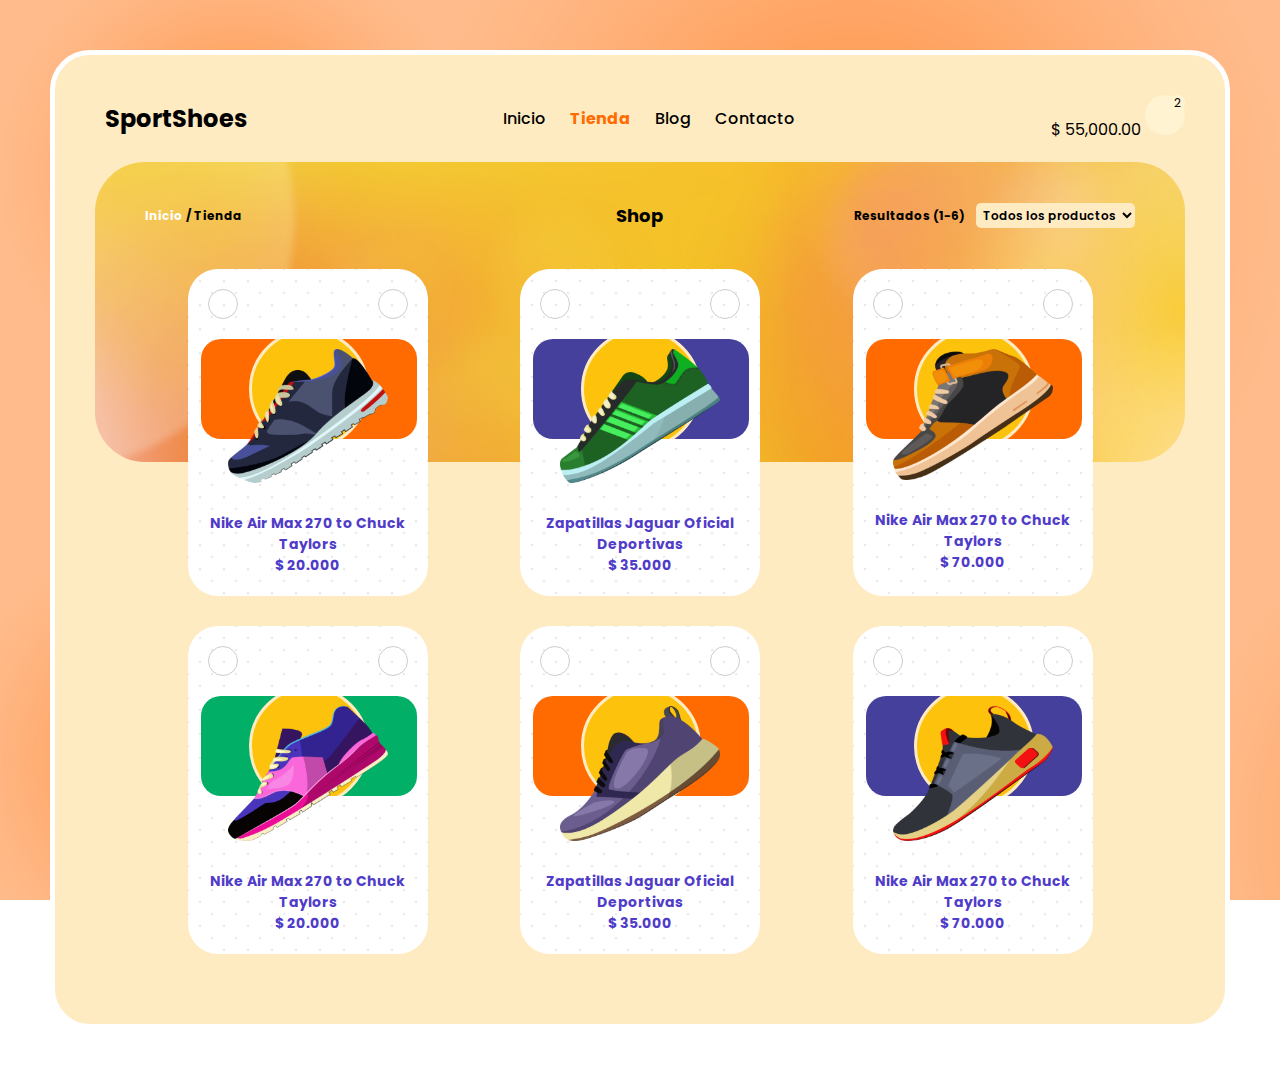
<file: tienda.html>
<!DOCTYPE html>
<html lang="es">
  <head>
    <meta charset="UTF-8" />
    <meta name="viewport" content="width=device-width, initial-scale=1.0" />
    <link
      rel="stylesheet"
      href="https://cdnjs.cloudflare.com/ajax/libs/font-awesome/6.4.2/css/all.min.css"
      integrity="sha512-z3gLpd7yknf1YoNbCzqRKc4qyor8gaKU1qmn+CShxbuBusANI9QpRohGBreCFkKxLhei6S9CQXFEbbKuqLg0DA=="
      crossorigin="anonymous"
      referrerpolicy="no-referrer"
    />
    <link rel="stylesheet" href="style.css" />
    <title>SoporShoes</title>

    <!-- Agregando JS -->
    <script src="script.js" defer></script>
  </head>
  <body>
    <!-- ENCABEZADO PRINCIPAL -->

    <div class="contenedor">
      <header>
        <div class="logo-titulo">
          <a href="index.html">
            <i class="fa-regular fa-circle-dot"></i>
            <h1>SportShoes</h1>
          </a>
        </div>

        <nav id="nav">
          <a href="index.html">Inicio</a>
          <a href="tienda.html" class="selected">Tienda</a>
          <a href="blog.html">Blog</a>
          <a href="contacto.html">Contacto</a>
          <!-- ICONO CERRAR MENU RESPONSIVE -->
          <span id="close-responsive">
            <i class="fa-solid fa-xmark"></i>
          </span>
        </nav>

        <!-- ICONO MENU RESPONSIVE -->
        <div class="nav-responsive">
          <i class="fa-solid fa-bars"></i>
        </div>

        <div class="carrito">
          <span class="total-compra">$ 55,000.00</span>
          <a href="carrito.html">
            <span class="icono-carrito">
              <i class="fa-solid fa-bag-shopping"></i>
              <div class="total-item-carrito">2</div>
            </span>
          </a>
        </div>
      </header>

      <!-- SECCIÓN TIENDA -->

      <section class="contenedor-seccion">
        <div class="fondo-seccion"></div>

        <div class="header-seccion">
          <div class="col">
            <strong><span class="link-blanco">Inicio</span> / Tienda</strong>
          </div>
          <div class="centro">
            <h2>Shop</h2>
          </div>
          <div class="col busqueda">
            <strong>Resultados (1-6)</strong>
            <select name="" id="">
              <option value="">Todos los productos</option>
              <option value="">Por precio</option>
              <option value="">Por modelo</option>
            </select>
          </div>
        </div>

        <!-- PRODUCTOS -->
        <section id="productos" class="productos">
          <div class="fila">
            <div class="col fondo-dots">
              <header>
                <span class="like">
                  <i class="fa-solid fa-thumbs-up"></i>
                </span>
                <span class="cart">
                  <i class="fa-solid fa-bag-shopping"></i>
                </span>
              </header>
              <a href="producto1.html">
                <div class="contenido">
                  <div class="fondo orange">
                    <div class="circulo"></div>
                  </div>
                  <img src="images/shoes1.png" alt="" />
                  <h2>Nike Air Max 270 to Chuck Taylors</h2>
                  <h2>$ 20.000</h2>
                </div>
              </a>
            </div>

            <div class="col fondo-dots">
              <header>
                <span class="like">
                  <i class="fa-solid fa-thumbs-up"></i>
                </span>
                <span class="cart">
                  <i class="fa-solid fa-bag-shopping"></i>
                </span>
              </header>
              <a href="producto2.html">
                <div class="contenido">
                  <div class="fondo blue">
                    <div class="circulo"></div>
                  </div>
                  <img src="images/shoes2.png" alt="" />
                  <h2>Zapatillas Jaguar Oficial Deportivas</h2>
                  <h2>$ 35.000</h2>
                </div>
              </a>
            </div>

            <div class="col fondo-dots">
              <header>
                <span class="like">
                  <i class="fa-solid fa-thumbs-up"></i>
                </span>
                <span class="cart">
                  <i class="fa-solid fa-bag-shopping"></i>
                </span>
              </header>
              <a href="producto1.html">
                <div class="contenido">
                  <div class="fondo orange">
                    <div class="circulo"></div>
                  </div>
                  <img src="images/shoes3.png" alt="" />
                  <h2>Nike Air Max 270 to Chuck Taylors</h2>
                  <h2>$ 70.000</h2>
                </div>
              </a>
            </div>
          </div>

          <div class="fila">
            <div class="col fondo-dots">
              <header>
                <span class="like">
                  <i class="fa-solid fa-thumbs-up"></i>
                </span>
                <span class="cart">
                  <i class="fa-solid fa-bag-shopping"></i>
                </span>
              </header>
              <a href="producto1.html">
                <div class="contenido">
                  <div class="fondo green">
                    <div class="circulo"></div>
                  </div>
                  <img src="images/shoes4.png" alt="" />
                  <h2>Nike Air Max 270 to Chuck Taylors</h2>
                  <h2>$ 20.000</h2>
                </div>
              </a>
            </div>

            <div class="col fondo-dots">
              <header>
                <span class="like">
                  <i class="fa-solid fa-thumbs-up"></i>
                </span>
                <span class="cart">
                  <i class="fa-solid fa-bag-shopping"></i>
                </span>
              </header>
              <a href="producto2.html">
                <div class="contenido">
                  <div class="fondo orange">
                    <div class="circulo"></div>
                  </div>
                  <img src="images/shoes5.png" alt="" />
                  <h2>Zapatillas Jaguar Oficial Deportivas</h2>
                  <h2>$ 35.000</h2>
                </div>
              </a>
            </div>

            <div class="col fondo-dots">
              <header>
                <span class="like">
                  <i class="fa-solid fa-thumbs-up"></i>
                </span>
                <span class="cart">
                  <i class="fa-solid fa-bag-shopping"></i>
                </span>
              </header>
              <a href="producto1.html">
                <div class="contenido">
                  <div class="fondo blue">
                    <div class="circulo"></div>
                  </div>
                  <img src="images/shoes6.png" alt="" />
                  <h2>Nike Air Max 270 to Chuck Taylors</h2>
                  <h2>$ 70.000</h2>
                </div>
              </a>
            </div>
          </div>
        </section>
      </section>
    </div>
  </body>
</html>
</file>
<file: style.css>
/* Importando fuentes de Google */
@import url("https://fonts.googleapis.com/css2?family=Poppins:ital,wght@0,300;0,400;0,500;0,600;0,700;0,800;1,300;1,400;1,500;1,600;1,700&display=swap");

* {
  margin: 0;
  padding: 0;
  box-sizing: border-box;
  font-family: "Poppins", sans-serif;
}

:root {
  font-size: 62.5%; /* Es igual a 10px */
}

body {
  font-size: 1.6rem;
  background: url(images/fondo.jpg);
  background-size: cover;
  background-attachment: fixed;

  padding: 5rem;
}

.contenedor {
  background-color: #ffebc1;
  max-width: 120rem;
  margin: 0 auto;
  padding: 4rem;
  border-radius: 4rem;
  border: 5px solid #fff;
}

/* ENCABEZADO PRINCIPAL */

.contenedor header {
  display: flex;
  justify-content: space-between;
  align-items: center;
}

.contenedor header .logo-titulo a {
  text-decoration: none;
  color: #000;
  display: flex;
  align-items: center;
  gap: 1rem;
}

.contenedor header .logo-titulo a i {
  background-color: transparent;
  font-size: 2rem;
}

.contenedor header .logo-titulo h1 {
  font-size: 2.4rem;
}

.contenedor header nav a {
  text-decoration: none;
  color: #000;
  font-weight: 500;
  padding: 0 1rem;
}

.contenedor header nav a:hover {
  color: #ff6b01;
  font-weight: bold;
}

.contenedor header nav .selected {
  color: #ff6b01;
  font-weight: bold;
}

.contenedor header .carrito .icono-carrito {
  display: inline-block;
  background-color: #fff3d2;
  color: #000;

  width: 4rem;
  height: 4rem;
  border-radius: 50%;
  font-size: 1.2rem;
  text-align: center;
  line-height: 4rem;

  position: relative;
  transition: background 0.3s;
}

.contenedor header .carrito .icono-carrito:hover {
  background-color: #fdc20c;
}

.contenedor header .carrito .total-item-carrito {
  position: absolute;
  background-color: #fff3d2;
  width: 1.5rem;
  height: 1.5rem;
  border-radius: 50%;
  top: 0;
  right: 0;
  line-height: 1.5rem;
}

.contenedor-seccion {
  position: relative;
}

.contenedor-seccion .fondo-seccion {
  position: absolute;
  top: 0;
  left: 0;
  background: url(images/fondo-shoes.jpg);
  background-size: cover;
  width: 100%;
  height: 30rem;
  border-radius: 5rem;
}

/* SECCIÓN INICIO */

.contenedor-seccion .inicio {
  position: relative;
  display: flex;
  align-items: center;
  justify-content: space-around;
  height: 30rem;
  text-align: center;
  margin-top: 2rem;
  margin-bottom: 3rem;
}

.contenedor-seccion .inicio .col {
  width: 50%;
}

.contenedor-seccion .inicio .col .titulo-inicio {
  line-height: 4rem;
  font-size: 3rem;
  color: #444;
  margin-bottom: 1.5rem;
}

.contenedor-seccion .inicio .col .buscador {
  width: 80%;
  margin: auto;
  background: #fff;

  display: flex;
  align-items: center;
  border-radius: 3rem;
  overflow: hidden;
}

.contenedor-seccion .inicio .col .buscador input {
  width: 100%;
  border: none;
  display: inline-block;
  padding: 1rem;
  outline: none;
}

.contenedor-seccion .inicio .col .buscador span {
  width: 5rem;
  height: 4rem;
  line-height: 4rem;
  cursor: pointer;
  transition: background 0.4s;
}

.contenedor-seccion .inicio .col .buscador span i {
  padding-right: 1rem;
}

.contenedor-seccion .inicio .col .buscador span:hover {
  background-color: #cec9c9;
}

.contenedor-seccion .inicio .col .contenedor-img {
  width: 22rem;
  height: 22rem;
  margin: auto;
  background: rgba(255, 255, 255, 0.7);
  border-radius: 50%;
}

.contenedor-seccion .inicio .col .contenedor-img img {
  width: 120%;
}

/* SECCIÓN ENCABEZADO TIENDA */

.header-seccion {
  position: relative;
  font-size: 1.2rem;
  display: flex;
  justify-content: space-between;
  align-items: center;
  padding: 4rem 5rem;
  margin-top: 2rem;
}

.header-seccion .col {
  width: 30%;
}

.header-seccion .link-blanco {
  color: #fff;
}

.header-seccion .busqueda {
  text-align: right;
  /* font: 1.6rem; */
}

.header-seccion .busqueda a {
  display: inline-block;
  text-decoration: none;
  width: 3rem;
  height: 3rem;
  border-radius: 50%;
  line-height: 3rem;
  color: #000;
  text-align: center;
  transition: all 0.4s;
  font-size: 1.4rem;
}

.header-seccion .busqueda a:hover {
  background-color: #ffebc1;
}

.header-seccion .busqueda select {
  font-size: 1.2rem;
  background-color: #ffebc1;
  border: none;
  padding: 0.3rem;
  font-weight: 600;
  border-radius: 0.5rem;
  margin-left: 0.8rem;
  outline: none;
}

/* PRODUCTOS */

.productos {
  position: relative;
}
.productos .fila {
  display: flex;
  justify-content: space-evenly;
  margin-bottom: 3rem;
}

.productos .fila .col {
  width: 24rem;
  padding: 2rem;
  border-radius: 3rem;
  position: relative;
}

.productos .fila .col .like,
.productos .fila .col .cart {
  width: 3rem;
  height: 3rem;
  border-radius: 50%;
  border: 1px solid #ccc;
  text-align: center;
  cursor: pointer;
  line-height: 3rem;
  font-size: 1.2rem;
  transition: background 0.3s;
}

.productos .fila .col .like:hover,
.productos .fila .col .cart:hover {
  background-color: #fdc20c;
}

/* Estilo parta crear fondos conn textura de puntos */

.fondo-dots {
  background-image: radial-gradient(rgb(226, 226, 226) 2%, transparent 10%),
    radial-gradient(rgb(232, 227, 227) 2%, transparent 10%);

  background-position: 0 0, 1.2rem 1.2rem;
  background-size: 2.4rem 2.4rem;
  background-color: rgb(255, 255, 255);
}

.productos .fila .col img {
  width: 80%;
  display: block;
  margin: 0 auto;
  position: relative;
  padding: 3rem 0;
  transition: 0.3s;
}

.productos .fila .col .contenido {
  cursor: pointer;
}

.productos .fila .col .contenido:hover img {
  transform: rotate(35deg);
}

.productos .fila .col a {
  text-decoration: none;
  color: black;
}

.productos .fila .col h2 {
  font-size: 1.4rem;
  text-align: center;
  color: #4f3cc9;
}

.productos .fila .col .orange {
  background-color: #ff6b01;
}

.productos .fila .col .blue {
  background-color: #45409c;
}

.productos .fila .col .green {
  background-color: #01af67;
}

.productos .fila .col .fondo {
  width: 90%;
  height: 10rem;
  border-radius: 2rem;
  margin-top: 2rem;
  display: flex;
  align-items: center;
  justify-content: center;
  overflow: hidden;
  position: absolute;
  left: 1.3rem;
  transition: 0.3s;
}

.productos .fila .col .contenido:hover .fondo {
  margin-top: 4rem;
}

.productos .fila .circulo {
  width: 12rem;
  height: 12rem;
  background-color: #fdc20c;
  border: 3px solid #ffebc1;
  border-radius: 50%;
}

/* SECCIÓN BLOG  */

.blog {
  position: relative;
  padding: 0 5rem;
}

.blog .fila {
  display: flex;
  justify-content: space-around;
  margin-bottom: 5rem;
}

.blog .fila .col {
  width: 30%;
  border-radius: 2rem;
  overflow: hidden;
}

.blog .fila .col .contenedor-img-metadatos {
  position: relative;
  width: 100%;
}

.blog .fila .col .contenedor-img-metadatos img {
  display: block;
  width: 100%;
  aspect-ratio: 16/11; /* Proporción de la imagen. 16 seria igual el ancho y 9 es igual a la altura. */
}

.blog .fila .col .contenedor-img-metadatos .metadatos {
  position: absolute;
  top: 0;
  width: 100%;
  text-emphasis: right;
  background-color: rgba(0, 0, 0, 0.6);
  color: #fff;
  height: 100%;

  display: flex;
  flex-direction: column;
  justify-content: center;
  align-items: center;
  scale: 0.5;
  transition: 0.3s;
  opacity: 0;
}

.blog .fila .col .contenedor-img-metadatos:hover .metadatos {
  scale: 1;
  opacity: 1;
}

.blog .fila .col .contenedor-img-metadatos .metadatos span {
  display: block;
  margin: 0.5rem 0;
  font-size: 2rem;
}

.blog .fila .col .contenedor-img-metadatos .metadatos span i {
  margin-right: 1rem;
}

.blog .fila .contenido {
  padding: 1.8rem;
}

.blog .fila .contenido h2 {
  font-weight: normal;
  margin-top: 1rem;
  margin-bottom: 2rem;
  font-size: 1.8rem;
}

.blog .fila .contenido p {
  margin-bottom: 2rem;
  font-size: 1.4rem;
}

.blog .fila .contenido a {
  text-decoration: none;
  color: #ff6b01;
}

.blog .fila .contenido a:hover {
  color: #dc5f05;
  text-decoration: underline;
}

/* SECCIÓN CONTACTO */

.contacto {
  padding: 0 5rem;
  position: relative;
}

.contacto .fila {
  padding: 5rem 4rem;
  background-color: #ffebc1;
  border-radius: 4rem;
  display: flex;
  justify-content: space-between;
  box-shadow: inset 0px 0px 20px 10px rgba(255, 255, 255, 0.5),
    0px 0px 10px 0px #000;
}

.contacto .fila .col {
  width: 50%;
}

.contacto .fila .col input,
.contacto .fila .col textarea {
  display: block;
  width: 80%;
  padding: 1rem;
  margin-bottom: 2rem;
  background-color: #fff;
  border: none;
  outline: 2px solid #f09f36;
  border-radius: 2rem;
}

.contacto .fila .col textarea {
  resize: none;
}

.contacto .fila .derecha {
  position: relative;
}

.contacto .fila .derecha h2 {
  color: #444;
  font-size: 4rem;
  text-align: center;
  margin-top: 3rem;
  line-height: 5rem;
}

.contacto .fila .derecha img {
  top: 110px;
  right: -60px;
  max-width: 50rem;
  position: absolute;
}

.contacto .fila .col .btn-contacto {
  background-color: #000;
  color: #fdc20c;
  border: none;
  border-radius: 1rem;
  padding: 1rem;
  width: fit-content;
  margin-top: 2rem;
  cursor: pointer;
}

/* SECCIÓN DETALLE PRODUCTO */

.detalle-producto {
  position: relative;
  padding: 0 5rem;
}

.detalle-producto .fila {
  padding: 5rem 4rem;
  background-color: #ffebc1;
  border-radius: 4rem;
  box-shadow: inset 0px 0px 20px 10px rgba(255, 255, 255, 0.5),
    0px 0px 10px 0px #000;
  display: flex;
}

.detalle-producto .fila .izquierda,
.detalle-producto .fila .derecha {
  width: 30%;
  display: flex;
  flex-direction: column;
  justify-content: center;
}

.detalle-producto .fila .centro {
  width: 40%;
}

.detalle-producto .fila .col .img-producto img {
  width: 80%;
  margin-bottom: 1rem;
}

.detalle-producto .fila .izquierda h3 {
  color: #45409c;
  margin-bottom: 2rem;
}

.detalle-producto .fila .izquierda p {
  font-size: 1.2rem;
  color: #444;
  margin-bottom: 2rem;
}

.detalle-producto .fila .izquierda img {
  display: inline-block;
  width: 5rem;
  height: 5rem;
  border: 1px solid #dcdcdc;
  border-radius: 1rem;
  background-color: #fff1d9;
  cursor: pointer;
}

.detalle-producto .fila .izquierda .mini-selected {
  background-color: #fdc20c;
}

.detalle-producto .fila .centro .img-producto {
  width: 28rem;
  height: 28rem;
  margin: 0 auto;
  border: 1px solid #e9b18b;
  box-shadow: inset 0 0 20px 10px rgba(255, 255, 255, 0.4);
  border-radius: 50%;

  display: flex;
  flex-direction: column;
  justify-content: center;
  align-items: center;
}

.detalle-producto .fila .centro .img-producto .precio-producto {
  color: #45409c;
  font-size: 1.8rem;
}

.detalle-producto .fila .derecha {
  font-weight: 600;
  font-size: 1.3rem;
}

.detalle-producto .fila .derecha .info-detalle {
  margin: 0.8rem 0;

  display: flex;
  align-items: center;
  gap: 0.4rem;
}

.detalle-producto .fila .derecha .info-detalle i {
  color: #fdc20c;
}

.detalle-producto .fila .derecha .info-detalle input[type="radio"] {
  appearance: none;
  width: 1.5rem;
  height: 1.5rem;
  border-radius: 50%;
  padding: 0.5rem;
  margin: 0 0.5rem;
}

.detalle-producto .fila .derecha .color1 {
  background-color: #4b5770;
}

.detalle-producto .fila .derecha .color2 {
  background-color: #8adb93;
}

.detalle-producto .fila .derecha .color3 {
  background-color: #b55c30;
}

.detalle-producto .fila .derecha .color4 {
  background-color: #cad65c;
}

.detalle-producto .fila .derecha .info-detalle input[type="radio"]:checked {
  border: 2px solid black;
}

.detalle-producto .fila .derecha button {
  background-color: #fff0ce;
  border: none;
  border: 1px solid #dcdcdc;
  border-radius: 0.5rem;
  padding: 0.5rem 1.2rem;
  font-size: 1rem;
  font-weight: 600;
  margin: 0 0.3rem;
  cursor: pointer;
}

.detalle-producto .fila .derecha .size-selected {
  background-color: #fdc20c;
}

.detalle-producto .fila .derecha .btn-agregar-carrito {
  background-color: #000;
  color: #fdc20c;
  border: none;
  border-radius: 1rem;
  padding: 1rem;
  width: fit-content;
  margin-top: 2rem;
  cursor: pointer;
}

/* SECCIÓN CARRITO */

.mi-carrito {
  position: relative;
  padding: 0 5rem;
}

.mi-carrito .productos-carrito {
  padding: 5rem 4rem;
  background: #ffebc1;
  border-radius: 4rem;
  box-shadow: inset 0px 0px 20px 10px rgba(255, 255, 255, 0.5),
    0px 0px 10px 0px #000;
  font-size: 1.2rem;
}

.mi-carrito .productos-carrito .fila {
  display: flex;
  border-bottom: 1px solid #444;
  justify-content: start;
  padding: 1rem 0;
  width: 100%;
}

.mi-carrito .productos-carrito .fila .col {
  display: flex;
  align-items: center;
}

.mi-carrito .productos-carrito .fila .descripcion {
  width: 40%;
  font-size: 1.4rem;
}

.mi-carrito .productos-carrito .fila .descripcion img {
  width: 8rem;
  display: inline-block;
  margin-right: 1rem;
}

.mi-carrito .productos-carrito .fila .talla {
  width: 10%;
}

.mi-carrito .productos-carrito .fila .talla span {
  width: 3rem;
  height: 3rem;
  text-align: center;
  line-height: 3rem;
  font-weight: 600;
}

.mi-carrito .productos-carrito .fila .color {
  width: 10%;
}

.mi-carrito .productos-carrito .fila .color span {
  width: 2rem;
  height: 2rem;
  border-radius: 50%;
}

.mi-carrito .productos-carrito .fila .c1 span {
  background-color: #4b5270;
}

.mi-carrito .productos-carrito .fila .c2 span {
  background-color: #01af67;
}

.mi-carrito .productos-carrito .fila .cantidad {
  width: 10%;
}

.mi-carrito .productos-carrito .fila .cantidad button {
  display: block;
  font-size: 2rem;
  width: 2rem;
  height: 3rem;
  background-color: transparent;
  border: none;
  cursor: pointer;
  font-weight: 500;
  border-radius: 50%;
  transition: background 0.3s;
}

.mi-carrito .productos-carrito .fila .cantidad button:hover {
  background-color: #fdc20c;
}

.mi-carrito .productos-carrito .fila .cantidad .total-cantidad {
  width: 3rem;
  text-align: center;
  font-size: 2rem;
  font-weight: 600;
}

.mi-carrito .productos-carrito .fila .eliminar {
  width: 10%;
}

.mi-carrito .productos-carrito .fila .eliminar span {
  display: block;
  font-size: 1.8rem;
  width: 3rem;
  height: 3rem;
  background-color: transparent;
  border: none;
  cursor: pointer;
  font-weight: 500;
  border-radius: 50%;
  transition: background 0.3s;
  text-align: center;
  line-height: 3rem;
}

.mi-carrito .productos-carrito .fila .eliminar span:hover {
  background-color: #fdc10e;
}

.mi-carrito .productos-carrito .fila .precio {
  width: 15%;
}

.mi-carrito .productos-carrito .fila .precio span {
  font-size: 2rem;
  text-align: center;
  font-weight: 600;
}

.mi-carrito .productos-carrito .finalizar-compra {
  padding: 2rem;
  text-align: center;
}

.mi-carrito .productos-carrito .finalizar-compra .monto {
  font-size: 3rem;
  font-weight: 600;
  margin: 1rem 0;
}

.mi-carrito .productos-carrito .finalizar-compra .btn-pagar {
  background-color: #000;
  color: #fdc20c;
  border: none;
  border-radius: 1rem;
  padding: 1rem 7rem;
  width: fit-content;
  margin-top: 1rem;
  cursor: pointer;
  text-transform: uppercase;
  font-weight: bold;
}

.nav-responsive {
  font-size: 1.8rem;
  display: none;
}

#close-responsive {
  display: none;
}

.subtitulo {
  font-weight: bold;
  padding: 4rem;
  text-align: center;
  text-transform: uppercase;
}

/* SECCIÓN RESPONSIVE */

@media screen and (max-width: 950px) {
  body {
    padding: 2rem;
  }
  .contenedor {
    padding: 7rem;
  }
  nav {
    display: none;
  }
  .nav-responsive {
    display: block;
  }
  nav.menu-responsive {
    display: flex;
    flex-direction: column;
    justify-content: center;

    position: absolute;
    top: 0;
    left: 0;
    width: 100%;
    height: 100%;
    background-color: #e9b18b;
    z-index: 100;
  }
  /* Esta clase .menu-responsive la asignaremos dinamicamente con JavaScript */
  nav.menu-responsive a {
    color: #fff !important;
    display: block;
    text-align: center;
    font-size: 4.5rem;
    margin: 1.5rem 0;
  }
  #close-responsive {
    display: block;
    line-height: 4rem;
    color: #fff;
    font-size: 3rem;
    text-align: center;
  }
  #close-responsive i {
    width: 4rem;
    height: 4rem;
    border: 2px solid #fff;
    border-radius: 50%;
    line-height: 3.8rem;
  }
  /* Sección Inicio */
  .contenedor-seccion .inicio .derecha {
    display: none;
  }
  .contenedor-seccion .inicio .col {
    width: 90%;
  }

  /* Sección productos */
  .productos .fila {
    display: block;
  }
  .productos .fila .col {
    width: 80%;
    margin: auto;
    margin-bottom: 2rem;
  }

  /* Sección cabecera del inicio */
  .contenedor-seccion .header-seccion h2 {
    font-size: 1.8rem;
    text-emphasis: center;
  }
  .contenedor-seccion .header-seccion .busqueda strong {
    display: none;
  }

  /* Sección Blog */
  .blog .fila {
    display: block;
  }
  .blog .fila .col {
    width: 80%;
    margin: auto;
    margin-bottom: 3rem;
  }

  /* Sección contacto */
  .contacto .fila .derecha {
    display: none;
  }
  .contacto .fila .col {
    width: 100%;
  }

  /* Sección detalle producto */
  .detalle-producto .fila {
    display: block;
  }
  .detalle-producto .fila .col {
    width: 90%;
    text-align: center;
  }
}

@media screen and (max-width: 1080px) {
  .detalle-producto .fila .centro .img-producto {
    width: 22rem;
    height: 22rem;
  }
}

/* Sección Carrito */
@media screen and (max-width: 800px) {
  .mi-carrito {
    padding: 1.5rem;
  }
  .mi-carrito .productos-carrito {
    padding: 5rem 1rem;
  }
  .mi-carrito .productos-carrito .fila {
    justify-content: space-between;
  }
  .mi-carrito .productos-carrito .fila .descripcion {
    width: 30%;
    display: block;
  }
  .mi-carrito .productos-carrito .fila .descripcion img {
    display: block;
  }
  .mi-carrito .productos-carrito .fila .precio span {
    font-size: 1.5rem;
  }
}
</file>
